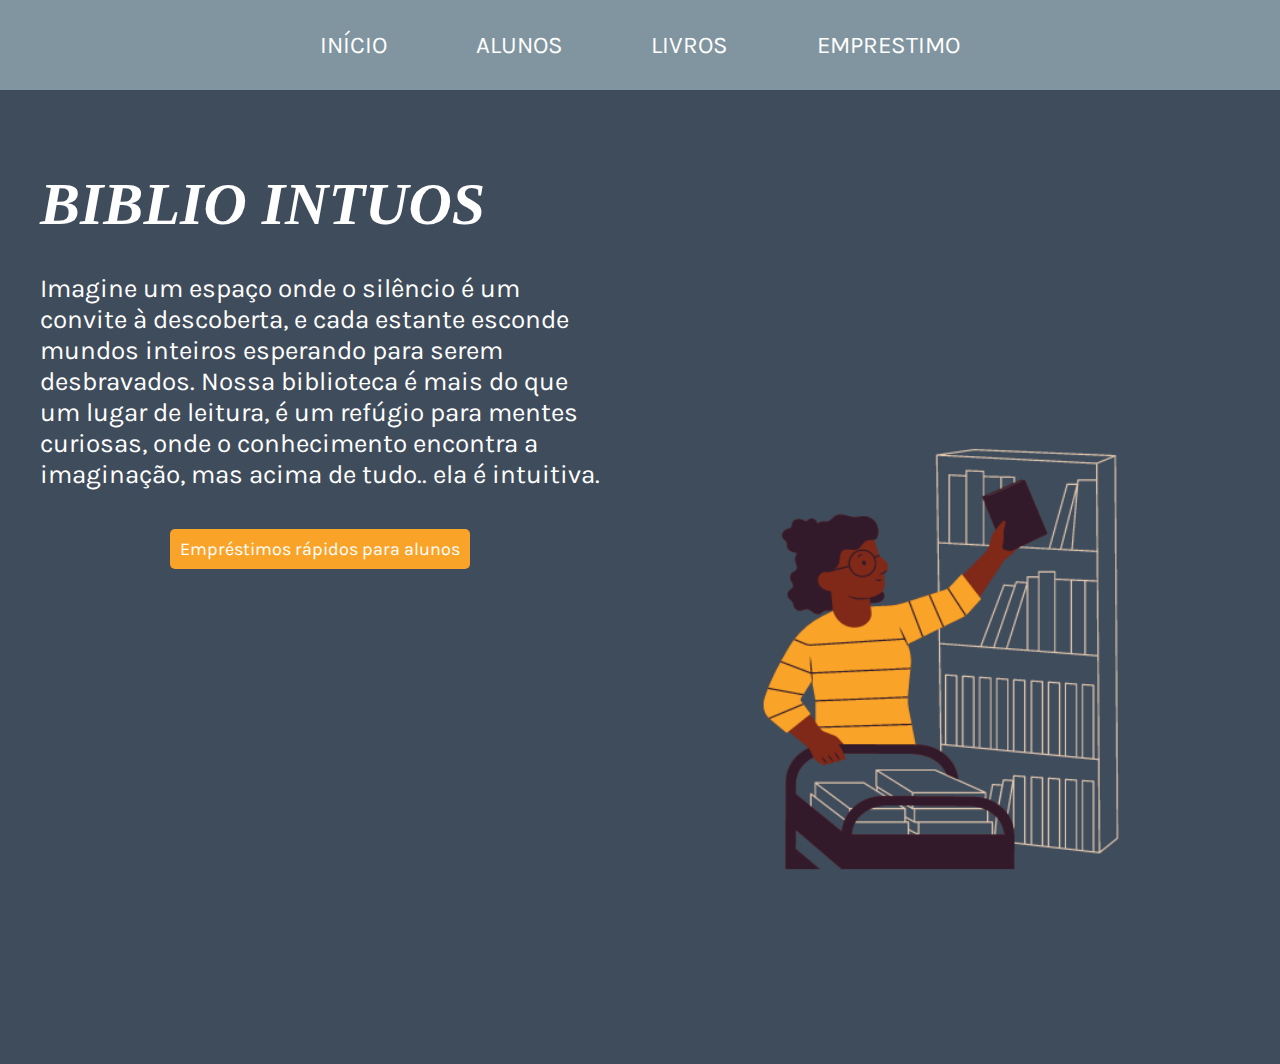
<file: index.html>
<!DOCTYPE html>
<html lang="pt-br">

<head>
    <meta charset="UTF-8">
    <meta name="viewport" content="width=device-width, initial-scale=1.0">
    <title>Biblio Intuos</title>
    <link rel="stylesheet" href="css/principal.css">
    <link rel="stylesheet" href="css/navegacao.css">
    <link rel="stylesheet" href="css/home.css">
</head>

<body>
    <header>
        <nav>
            <a href="index.html">INÍCIO</a>
            <a href="lista-aluno.html">ALUNOS</a>
            <a href="lista-livro.html">LIVROS</a>
            <a href="lista-emprestimo.html">EMPRESTIMO</a>
        </nav>
    </header>
    <div class="titulo-biblio"><h1>BIBLIO INTUOS</h1></div>
    
    <div class="painel-geral">
        <div class="painel-esquerdo">
            <br>
            <p>Imagine um espaço onde o silêncio é um convite à descoberta, e cada estante esconde mundos inteiros esperando para serem desbravados.

                Nossa biblioteca é mais do que um lugar de leitura, é um refúgio para mentes curiosas, onde o conhecimento encontra a imaginação, mas acima de tudo.. ela é intuitiva.
            </p>
            <br>
            <div class="amarelo">
                <h4>
                    Empréstimos rápidos para alunos
                </h4>
            </div>

        </div>
        <dic class="painel-direito">
            <img src="assets/bibliotecaria.png" alt="">
        </dic>
    </div>

</body>

</html>
</file>
<file: css/principal.css>
@import url('https://fonts.googleapis.com/css2?family=Karla:ital,wght@0,200..800;1,200..800&display=swap');


h1{
    color: white;
}

:root {
    --cor-primaria: #8195A0;
    --bg-color: #3F4C5C;
    --bg-form: #EFEFEF;
}

* {
    margin: 0;
    padding: 0;

    font-family: "Karla", sans-serif;
    font-optical-sizing: auto;
    font-weight: 400;
    font-style: normal;
}

body {
    background-color: var(--bg-color);
}

/* TÍTULO */
h1 {
    text-align: center;
    font-size: 2.5rem;
    margin-top: 2rem;
    color: #F9A429;
    font-weight: bold;
}

.painel {
    display: flex;
    flex-direction: row;
    justify-content: space-around;
    height: 6rem;
}

.esquerda, 
.meio, 
.direita {
    width: 33%;

    display: flex;
    justify-content: center;
    align-items: center;
}

.esquerda div {
    display: flex;
    align-items: center;
    justify-content: center;

    background-color: var(--cor-primaria);
    color: white;

    height: 50%;
    width: 30%;

    border-radius: 5px;
}

div a {
    font-size: 1.2rem;
    font-weight: bold;
}

.meio h1 {
    margin: 0;
}
</file>
<file: css/navegacao.css>
header {
    width: 100%;
    height: 10vh;
    background-color: var(--cor-primaria); /* Azul escuro conforme o mockup */
}

nav {
    display: flex;
    flex-direction: row;
    justify-content: space-between;
    align-items: center;

    width: 50%;
    height: 100%;

    margin: auto auto;
}

a {
    color: white;
    font-size: 1.5rem;
    text-decoration: none;
}

a:hover {
    color: var(--bg-color);
    text-decoration: none;
}

a::selection {
    background-color: red;
}
</file>
<file: css/home.css>
.amarelo{
    display: flex;
    justify-content: center;
    align-items: center;
    width: 300px;
    height: 40px;
    border-radius: 5px;
    background-color: #F9A429;
}

h4 {
    color: white;
    font-size: large;
}

h2 {
    color: white;
    font-size: large;
    font-style: italic;
}

p{
    color: white;
    font-size: small;
}

.painel-geral {
    width: 100%;
    height: 90vh;
    display: flex;
}

.painel-esquerdo,
.painel-direito {
    width: 50%;
}

.painel-esquerdo {
    display: flex;
    flex-direction: column;
    align-items: center;
}

.painel-esquerdo img{
    display: flex;
    height: 350px;
    width: 550px;
    align-items: flex-start;
    margin-left: 0%;
    margin-top: 15%;
}

.painel-esquerdo p {
    font-size: 26px;
    margin: 0 40px 20px 40px;
}

.painel-direito {
    display: flex;
    align-items: center;
}

.painel-direito img {
    width: 600px;
}

.titulo-biblio h1 {
    margin-bottom: 15px;
    color: white;
    font-size: 60px;
    text-align: left;
    margin-left: 40px;
    margin-top: 80px;
    font-style: italic;
    font-style: bold;
    font-family:Georgia, 'Times New Roman', Times, serif;
}
</file>
